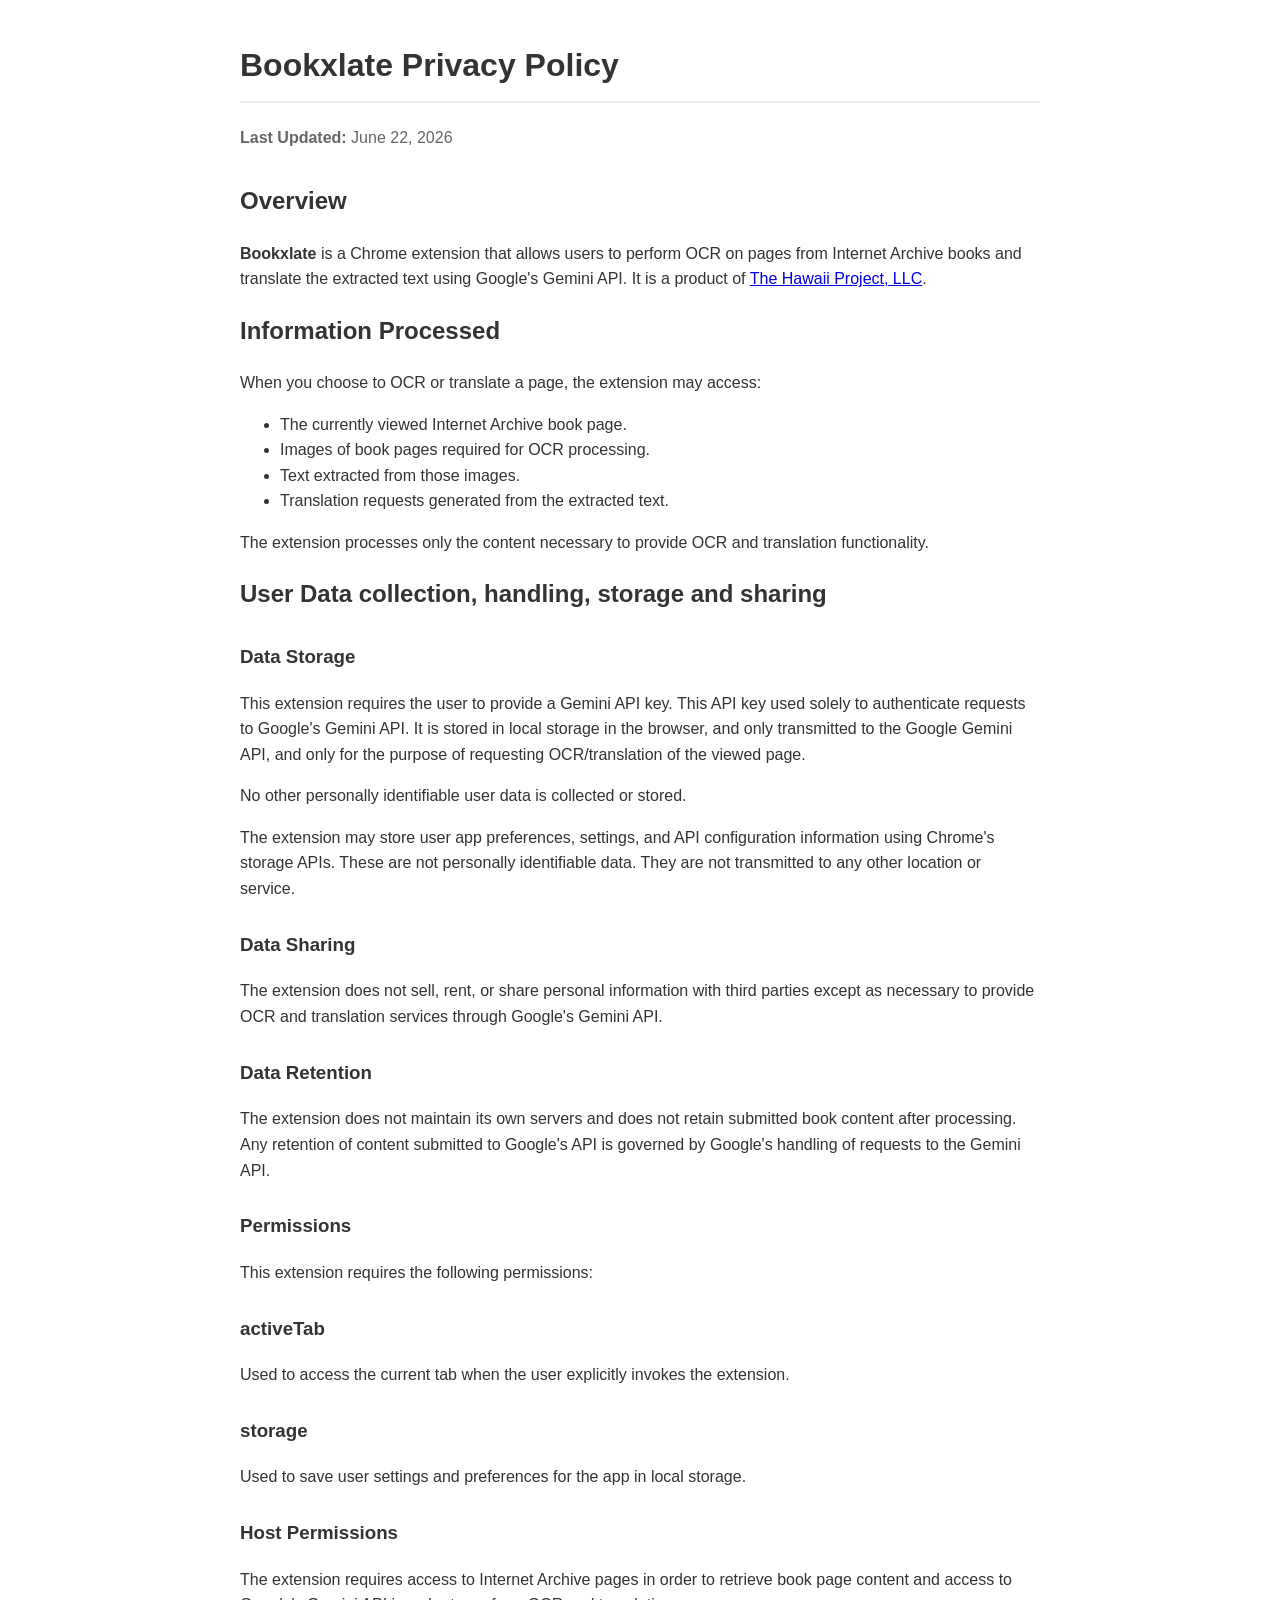
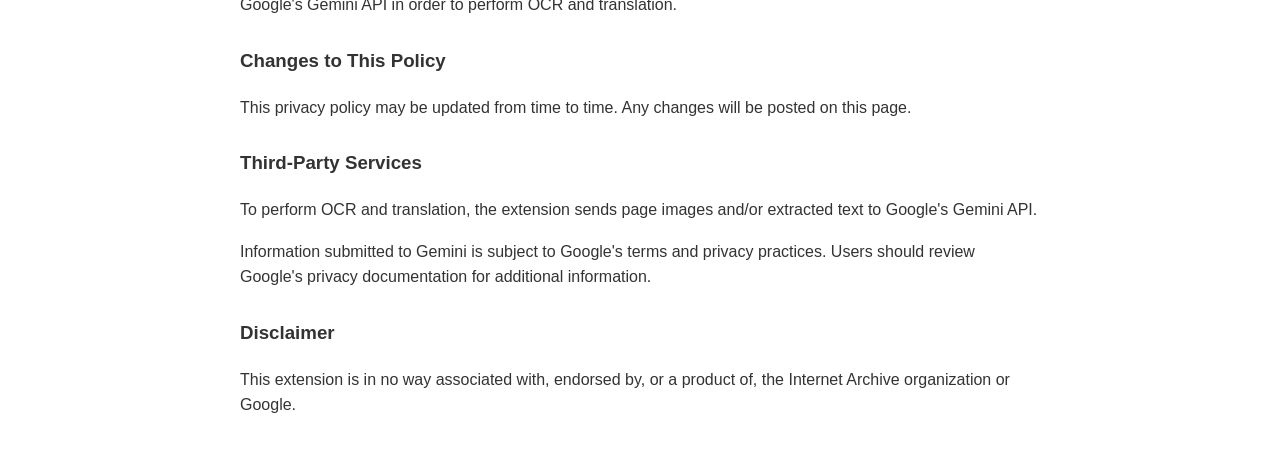
<file: docs/index.html>
<!DOCTYPE html>

<html lang="en">
<head>
    <meta charset="UTF-8">
    <meta name="viewport" content="width=device-width, initial-scale=1.0">
    <title>Privacy Policy - Archive.org Book OCR & Translator</title>
    <style>
      body {
        font-family: -apple-system, BlinkMacSystemFont, "Segoe UI", Roboto, Helvetica, Arial, sans-serif;
        max-width: 800px;
        margin: 40px auto;
        padding: 0 20px;
        line-height: 1.6;
        color: #333;
      }
    
      h1 {
        border-bottom: 2px solid #eee;
        padding-bottom: 10px;
      }
    
      h3 {
        margin-top: 2em;
      }
    
      h3 {
        margin-top: 1.5em;
      }
    
      .updated {
        color: #666;
        margin-bottom: 2em;
      }
    </style>
  </head>
<body>

<h1>Bookxlate Privacy Policy</h1>

<p class="updated"><strong>Last Updated:</strong> June 22, 2026</p>

<h2>Overview</h2>

<p>
<b>Bookxlate</b> is a Chrome extension that allows users to perform OCR on pages from Internet Archive books and translate the extracted text using Google's Gemini API.
It is a product of <a href="https://www.thehawaiiproject.com/faq">The Hawaii Project, LLC</a>.
</p>

<h2>Information Processed</h2>

<p>When you choose to OCR or translate a page, the extension may access:</p>

<ul>
    <li>The currently viewed Internet Archive book page.</li>
    <li>Images of book pages required for OCR processing.</li>
    <li>Text extracted from those images.</li>
    <li>Translation requests generated from the extracted text.</li>
</ul>

<p>
The extension processes only the content necessary to provide OCR and translation functionality.
</p>

<h2>User Data collection, handling, storage and sharing</h2>


<h3>Data Storage</h3>

<p>This extension requires the user to provide a Gemini API key. 
   This API key used solely to authenticate requests to Google's Gemini API. 
   It is stored in local storage in the browser, and only transmitted to the Google Gemini API,
   and only for the purpose of requesting OCR/translation of the viewed page. 
</p>

<p>No other personally identifiable user data is collected or stored.</p>

<p>
The extension may store user app preferences, settings, and API configuration information using Chrome's storage APIs. These are not personally identifiable data. 
They are not transmitted to any other location or service.
</p>

<h3>Data Sharing</h3>

<p>
The extension does not sell, rent, or share personal information with third parties except as necessary to provide OCR and translation services through Google's Gemini API.
</p>

<h3>Data Retention</h3>

<p>
The extension does not maintain its own servers and does not retain submitted book content after processing. 
Any retention of content submitted to Google's API is governed by Google's handling of requests to the Gemini API.
</p>

<h3>Permissions</h3>

<p>This extension requires the following permissions:</p>

<h3>activeTab</h3>

<p>
Used to access the current tab when the user explicitly invokes the extension.
</p>

<h3>storage</h3>

<p>
Used to save user settings and preferences for the app in local storage.
</p>

<h3>Host Permissions</h3>

<p>
The extension requires access to Internet Archive pages in order to retrieve book page content and access to Google's Gemini API in order to perform OCR and translation.
</p>

<h3>Changes to This Policy</h3>

<p>
This privacy policy may be updated from time to time. Any changes will be posted on this page.
</p>

<h3>Third-Party Services</h3>

<p>
To perform OCR and translation, the extension sends page images and/or extracted text to Google's Gemini API.
</p>

<p>
Information submitted to Gemini is subject to Google's terms and privacy practices. Users should review Google's privacy documentation for additional information.
</p>

<h3>Disclaimer</h3>

<p>
This extension is in no way associated with, endorsed by, or a product of, the Internet Archive organization or Google.
</p>

</body>
</html>
</file>
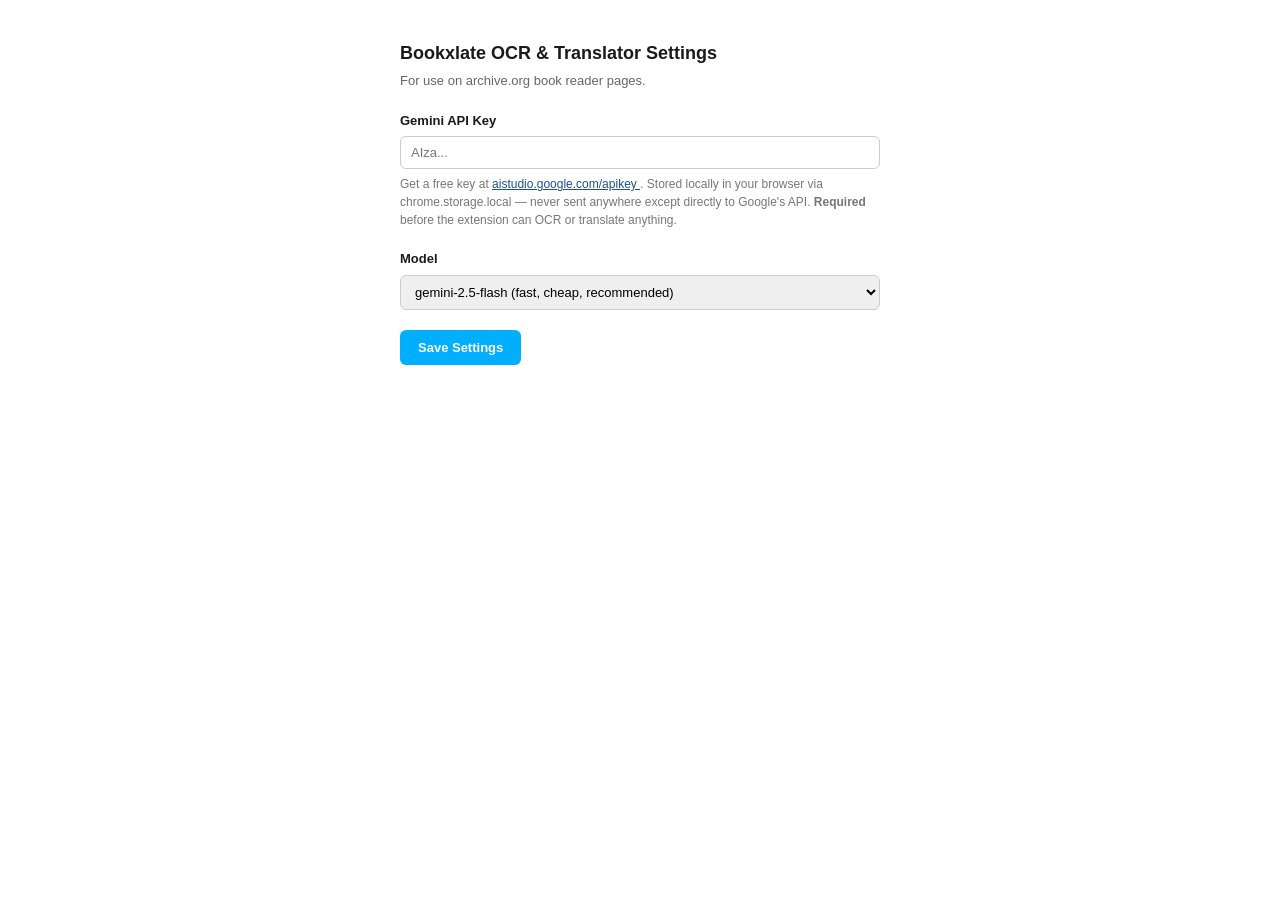
<file: src/options.html>
<!DOCTYPE html>
<html>
<head>
  <meta charset="utf-8" />
  <title>IA Book OCR &amp; Translator — Settings</title>
  <style>
    body {
      font: 14px/1.5 -apple-system, BlinkMacSystemFont, "Segoe UI", sans-serif;
      max-width: 480px;
      margin: 40px auto;
      color: #1a1a1a;
      padding: 0 20px;
    }
    h1 {
      font-size: 18px;
      margin-bottom: 4px;
    }
    p.sub {
      color: #666;
      margin-top: 0;
      font-size: 13px;
    }
    label {
      display: block;
      font-weight: 600;
      margin-top: 20px;
      margin-bottom: 6px;
      font-size: 13px;
    }
    input[type="text"], input[type="password"], select {
      width: 100%;
      box-sizing: border-box;
      padding: 8px 10px;
      border: 1px solid #ccc;
      border-radius: 6px;
      font-size: 13px;
    }
    button {
      margin-top: 20px;
      /*background: #1a1a2e;*/
      background: #00AFFF;
      color: #fff;
      border: none;
      padding: 10px 18px;
      border-radius: 6px;
      cursor: pointer;
      font-size: 13px;
      font-weight: 600;
    }
    button:hover {
      background: #25baff;
    }
    #status {
      margin-top: 12px;
      font-size: 13px;
      color: #1d8f3f;
      display: none;
    }
    a {
      color: #1d4f91;
    }
    .hint {
      font-size: 12px;
      color: #777;
      margin-top: 6px;
    }
  </style>
</head>
<body>
  <h1>Bookxlate OCR &amp; Translator Settings</h1>
  <p class="sub">For use on archive.org book reader pages.</p>

  <label for="apiKey">Gemini API Key</label>
  <input type="password" id="apiKey" placeholder="AIza..." autocomplete="off" />
  <div class="hint">
    Get a free key at
    <a href="https://aistudio.google.com/apikey" target="_blank" rel="noopener">
      aistudio.google.com/apikey
    </a>. Stored locally in your browser via chrome.storage.local — never sent anywhere
    except directly to Google's API. <strong>Required</strong> before the extension can OCR or translate anything.
  </div>

  <label for="model">Model</label>
  <select id="model">
    <option value="gemini-2.5-flash">gemini-2.5-flash (fast, cheap, recommended)</option>
    <option value="gemini-2.5-pro">gemini-2.5-pro (higher quality, slower)</option>
  </select>

  <button id="save">Save Settings</button>
  <div id="status">Saved ✓</div>

  <script src="options.js"></script>
</body>
</html>
</file>
